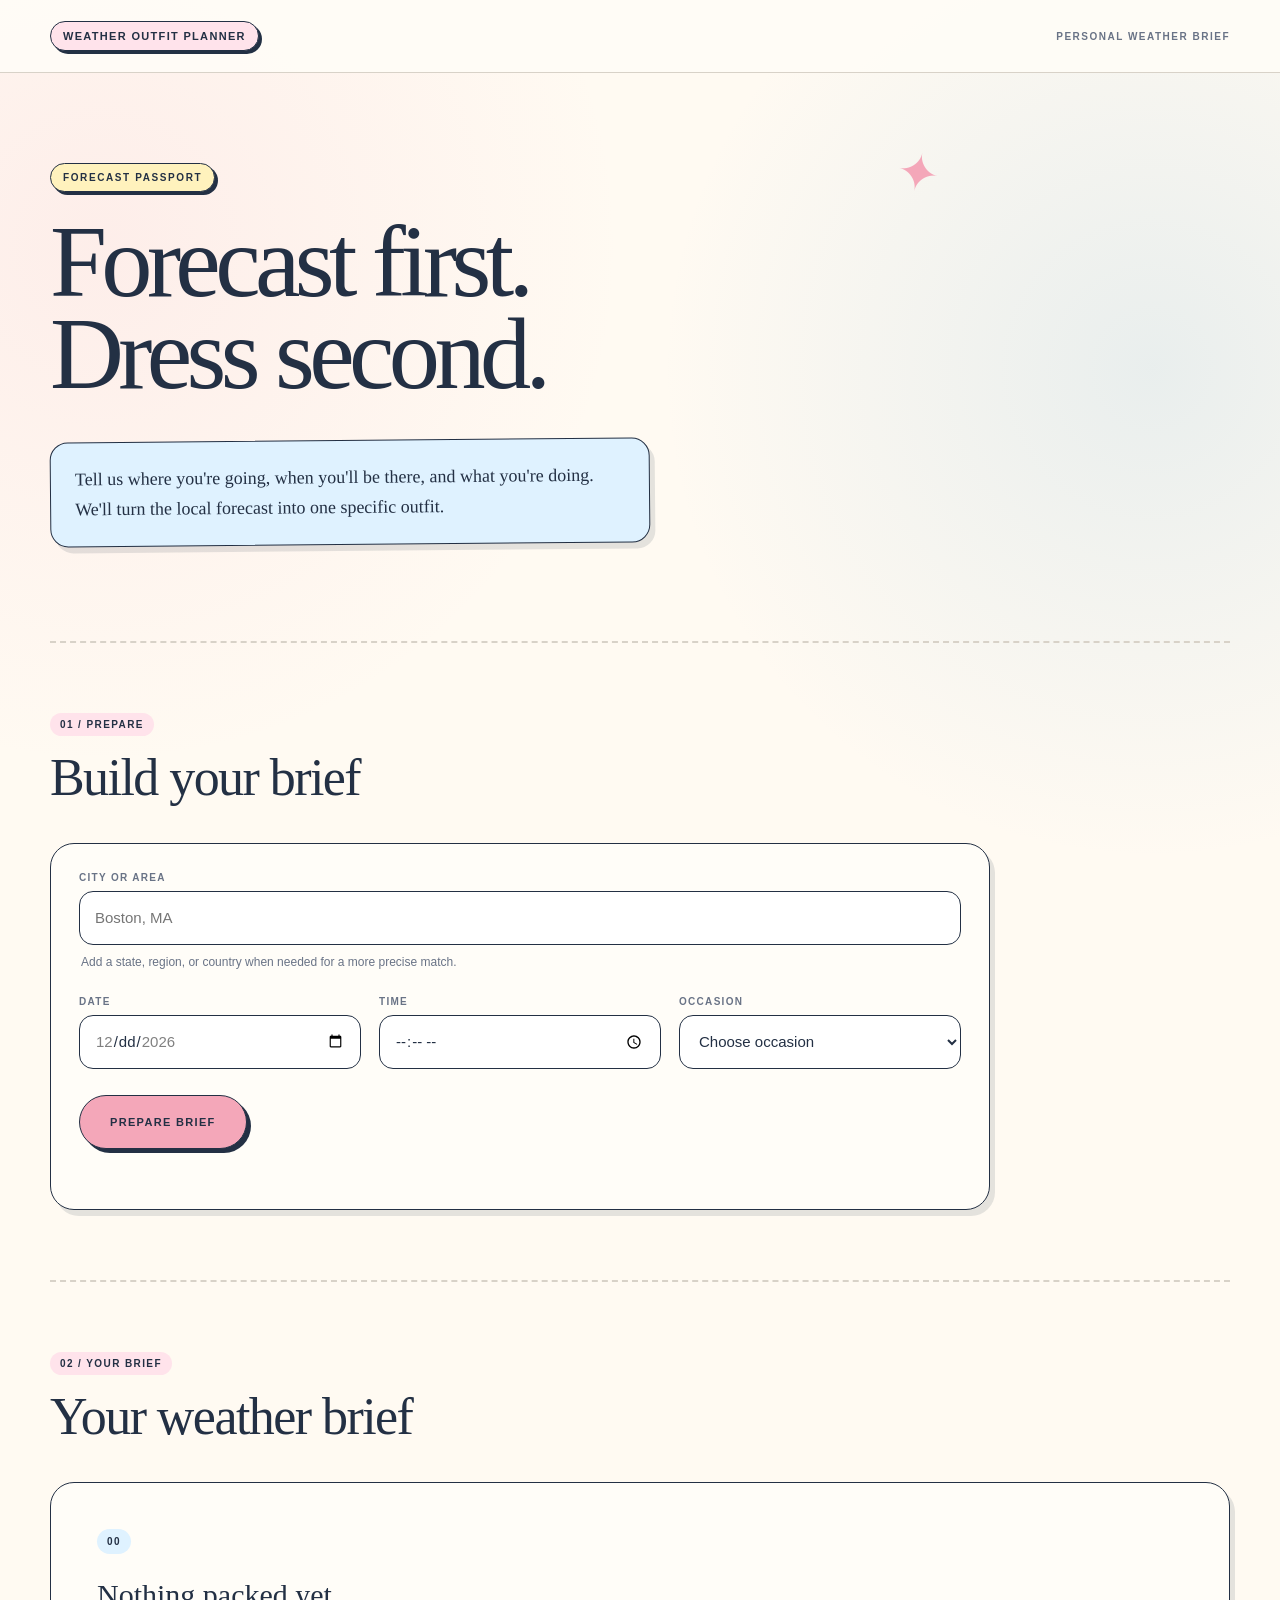
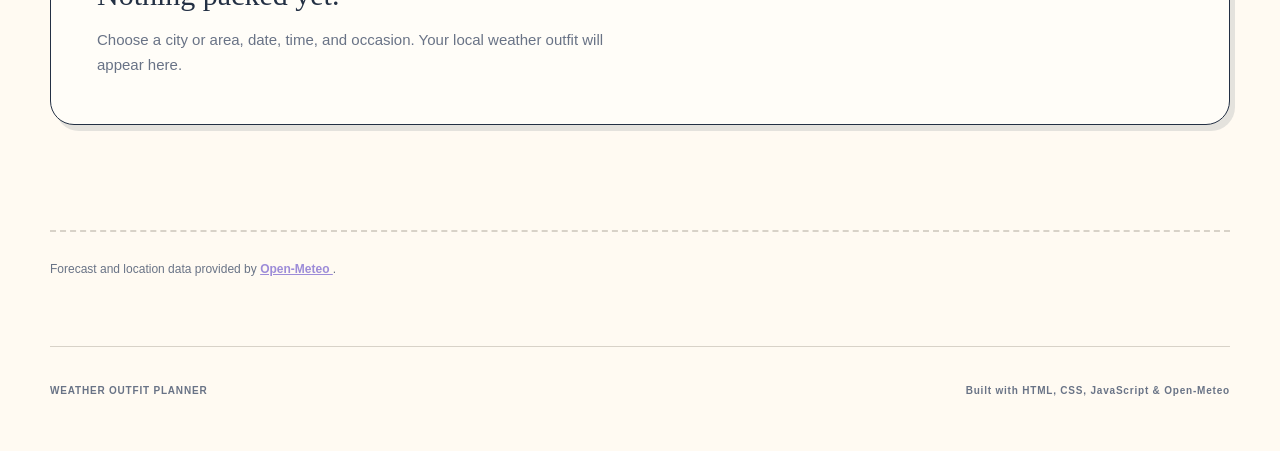
<file: index.html>
<!DOCTYPE html>
<html lang="en">

<head>
    <meta charset="UTF-8">

    <meta
        name="viewport"
        content="width=device-width, initial-scale=1.0"
    >

    <meta
        name="description"
        content="A weather-based outfit planner that recommends a specific outfit for your destination, date, time, and occasion."
    >

    <title>
        Weather Outfit Planner
    </title>

    <link
        rel="stylesheet"
        href="style.css"
    >
</head>


<body>

    <header class="site-header">

        <div class="header-inner">

            <a
                class="brand"
                href="index.html"
            >
                WEATHER OUTFIT PLANNER
            </a>

            <p class="header-meta">
                PERSONAL WEATHER BRIEF
            </p>

        </div>

    </header>


    <main>

        <section class="hero">

            <p class="hero-kicker">
                FORECAST PASSPORT
            </p>

            <h1>
                Forecast first.<br>
                Dress second.
            </h1>

            <p class="hero-copy">
                Tell us where you're going,
                when you'll be there,
                and what you're doing.
                We'll turn the local forecast
                into one specific outfit.
            </p>

        </section>


        <section
            class="planner-section"
            aria-labelledby="planner-heading"
        >

            <div class="section-heading">

                <p class="section-number">
                    01 / PREPARE
                </p>

                <h2 id="planner-heading">
                    Build your brief
                </h2>

            </div>


            <form
                id="weather-form"
                novalidate
            >

                <div class="field city-field">

                    <label for="city">
                        CITY OR AREA
                    </label>

                    <input
                        id="city"
                        name="city"
                        type="text"
                        placeholder="Boston, MA"
                        autocomplete="off"
                        required
                    >

                    <p class="field-help">
                        Add a state, region, or country
                        when needed for a more precise match.
                    </p>

                </div>


                <div class="event-grid">

                    <div class="field">

                        <label for="event-date">
                            DATE
                        </label>

                        <input
                            id="event-date"
                            name="event-date"
                            type="date"
                            required
                        >

                    </div>


                    <div class="field">

                        <label for="event-time">
                            TIME
                        </label>

                        <input
                            id="event-time"
                            name="event-time"
                            type="time"
                            required
                        >

                    </div>


                    <div class="field">

                        <label for="occasion">
                            OCCASION
                        </label>

                        <select
                            id="occasion"
                            name="occasion"
                            required
                        >

                            <option
                                value=""
                                selected
                                disabled
                            >
                                Choose occasion
                            </option>

                            <option value="Interview">
                                Interview
                            </option>

                            <option value="Class">
                                Class
                            </option>

                            <option value="Casual">
                                Casual
                            </option>

                            <option value="Outdoor">
                                Outdoor
                            </option>

                        </select>

                    </div>

                </div>


                <button
                    class="prepare-button"
                    type="submit"
                >
                    PREPARE BRIEF
                </button>


                <p
                    id="form-message"
                    class="form-message"
                    aria-live="polite"
                ></p>

            </form>

        </section>


        <section
            class="result-section"
            aria-labelledby="result-heading"
        >

            <div class="section-heading">

                <p class="section-number">
                    02 / YOUR BRIEF
                </p>

                <h2 id="result-heading">
                    Your weather brief
                </h2>

            </div>


            <div
                id="result-area"
                aria-live="polite"
            >

                <div class="empty-state">

                    <p class="empty-number">
                        00
                    </p>

                    <h3>
                        Nothing packed yet.
                    </h3>

                    <p>
                        Choose a city or area,
                        date, time, and occasion.
                        Your local weather outfit
                        will appear here.
                    </p>

                </div>

            </div>

        </section>


        <section class="source-section">

            <p>
                Forecast and location data provided by
                <a
                    href="https://open-meteo.com/"
                    target="_blank"
                    rel="noopener noreferrer"
                >
                    Open-Meteo
                </a>.
            </p>

        </section>

    </main>


    <footer class="site-footer">

        <p>
            WEATHER OUTFIT PLANNER
        </p>

        <p>
            Built with HTML, CSS,
            JavaScript & Open-Meteo
        </p>

    </footer>


    <script src="script.js"></script>

</body>

</html>
</file>
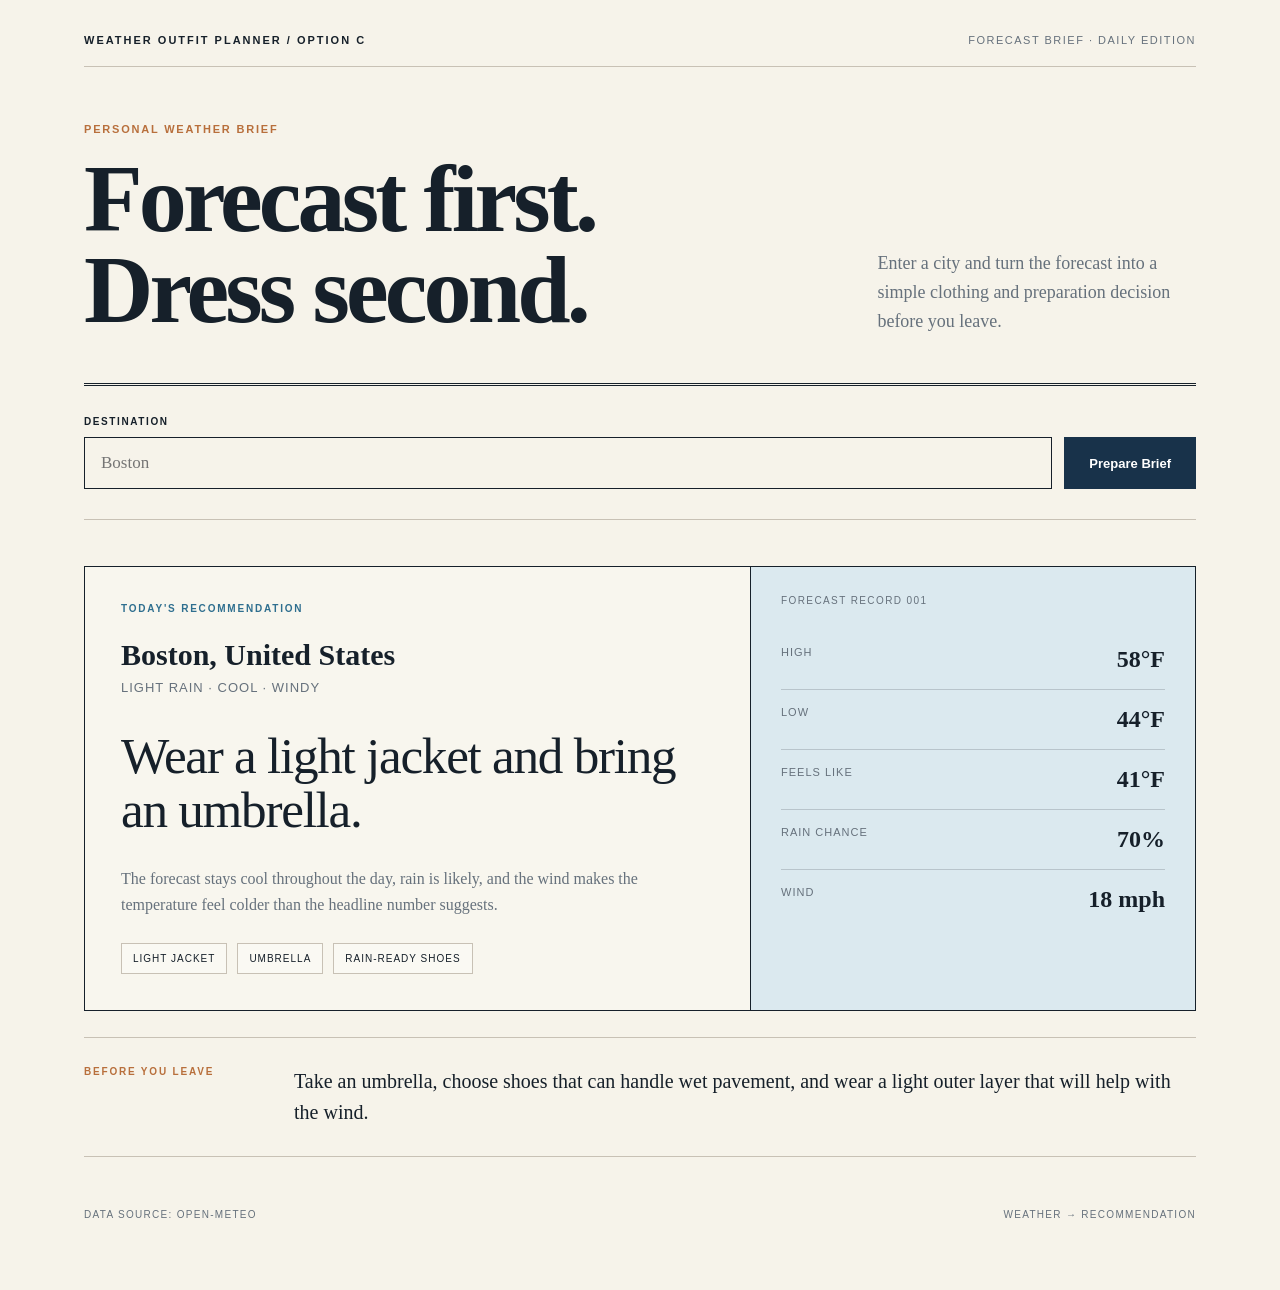
<file: option-c.html>
<!DOCTYPE html>
<html lang="en">

<head>
    <meta charset="UTF-8">
    <meta name="viewport" content="width=device-width, initial-scale=1.0">

    <title>Weather Outfit Planner — Option C</title>

    <style>
        :root {
            --paper: #f6f3ea;
            --ink: #16202a;
            --muted: #66717c;
            --line: #c8c1b5;
            --navy: #18324a;
            --blue: #2f6f8f;
            --blue-soft: #dbe9ef;
            --warm: #b86f3c;
            --white: #ffffff;
        }

        * {
            box-sizing: border-box;
        }

        body {
            margin: 0;
            font-family: Georgia, "Times New Roman", serif;
            background-color: var(--paper);
            color: var(--ink);
        }

        main {
            max-width: 1160px;
            margin: 0 auto;
            padding: 34px 24px 70px;
        }

        .masthead {
            display: flex;
            justify-content: space-between;
            align-items: flex-start;
            gap: 30px;
            padding-bottom: 20px;
            border-bottom: 1px solid var(--line);
        }

        .brand {
            font-family: Arial, Helvetica, sans-serif;
            font-size: 11px;
            font-weight: bold;
            text-transform: uppercase;
            letter-spacing: 2px;
        }

        .issue {
            font-family: Arial, Helvetica, sans-serif;
            color: var(--muted);
            font-size: 11px;
            text-transform: uppercase;
            letter-spacing: 1.5px;
            text-align: right;
        }

        .hero {
            display: grid;
            grid-template-columns: 1.4fr 0.6fr;
            gap: 50px;
            padding: 56px 0 48px;
            border-bottom: 3px double var(--ink);
        }

        .hero-kicker {
            font-family: Arial, Helvetica, sans-serif;
            color: var(--warm);
            font-size: 11px;
            font-weight: bold;
            text-transform: uppercase;
            letter-spacing: 1.8px;
            margin: 0 0 18px;
        }

        h1 {
            font-size: clamp(54px, 8vw, 96px);
            line-height: 0.95;
            letter-spacing: -0.04em;
            margin: 0;
            max-width: 760px;
        }

        .hero-copy {
            align-self: end;
            margin: 0;
            color: var(--muted);
            font-size: 18px;
            line-height: 1.6;
        }

        .search-wrap {
            padding: 30px 0;
            border-bottom: 1px solid var(--line);
        }

        .search-label {
            display: block;
            margin-bottom: 10px;
            font-family: Arial, Helvetica, sans-serif;
            font-size: 10px;
            font-weight: bold;
            text-transform: uppercase;
            letter-spacing: 1.6px;
        }

        .search-row {
            display: grid;
            grid-template-columns: 1fr auto;
            gap: 12px;
        }

        .search-row input {
            min-width: 0;
            padding: 15px 16px;
            font: inherit;
            font-size: 17px;
            background-color: transparent;
            border: 1px solid var(--ink);
            color: var(--ink);
        }

        .search-row button {
            padding: 15px 24px;
            border: 1px solid var(--navy);
            background-color: var(--navy);
            color: var(--white);
            font-family: Arial, Helvetica, sans-serif;
            font-size: 13px;
            font-weight: bold;
            cursor: pointer;
        }

        .brief {
            display: grid;
            grid-template-columns: 1.2fr 0.8fr;
            gap: 0;
            margin-top: 46px;
            border: 1px solid var(--ink);
            background-color: rgba(255,255,255,0.2);
        }

        .recommendation {
            padding: 36px;
            border-right: 1px solid var(--ink);
        }

        .section-label {
            margin: 0 0 24px;
            font-family: Arial, Helvetica, sans-serif;
            color: var(--blue);
            font-size: 10px;
            font-weight: bold;
            text-transform: uppercase;
            letter-spacing: 1.8px;
        }

        .location {
            margin: 0 0 8px;
            font-size: 30px;
            font-weight: bold;
        }

        .conditions {
            margin: 0 0 34px;
            color: var(--muted);
            font-family: Arial, Helvetica, sans-serif;
            font-size: 13px;
            text-transform: uppercase;
            letter-spacing: 1px;
        }

        .recommendation-text {
            margin: 0;
            max-width: 760px;
            font-size: clamp(34px, 4vw, 58px);
            line-height: 1.04;
            letter-spacing: -0.025em;
        }

        .reason {
            margin-top: 30px;
            max-width: 650px;
            color: var(--muted);
            font-size: 16px;
            line-height: 1.65;
        }

        .data-panel {
            padding: 28px 30px;
            background-color: var(--blue-soft);
        }

        .passport-number {
            margin: 0 0 24px;
            font-family: Arial, Helvetica, sans-serif;
            color: var(--muted);
            font-size: 10px;
            text-transform: uppercase;
            letter-spacing: 1.4px;
        }

        .metric {
            display: grid;
            grid-template-columns: 1fr auto;
            gap: 20px;
            padding: 16px 0;
            border-top: 1px solid rgba(22, 32, 42, 0.18);
        }

        .metric:first-of-type {
            border-top: none;
        }

        .metric-label {
            font-family: Arial, Helvetica, sans-serif;
            color: var(--muted);
            font-size: 11px;
            text-transform: uppercase;
            letter-spacing: 1px;
        }

        .metric-value {
            font-size: 24px;
            font-weight: bold;
        }

        .packing {
            margin-top: 26px;
            display: grid;
            grid-template-columns: 180px 1fr;
            gap: 30px;
            padding: 28px 0;
            border-top: 1px solid var(--line);
            border-bottom: 1px solid var(--line);
        }

        .packing h2 {
            margin: 0;
            font-family: Arial, Helvetica, sans-serif;
            font-size: 10px;
            text-transform: uppercase;
            letter-spacing: 1.8px;
            color: var(--warm);
        }

        .packing p {
            margin: 0;
            font-size: 20px;
            line-height: 1.55;
        }

        .tags {
            display: flex;
            gap: 10px;
            flex-wrap: wrap;
            margin-top: 24px;
        }

        .tag {
            padding: 9px 11px;
            border: 1px solid var(--line);
            font-family: Arial, Helvetica, sans-serif;
            font-size: 10px;
            text-transform: uppercase;
            letter-spacing: 1px;
            background-color: rgba(255,255,255,0.28);
        }

        footer {
            display: flex;
            justify-content: space-between;
            gap: 20px;
            margin-top: 36px;
            padding-top: 16px;
            font-family: Arial, Helvetica, sans-serif;
            color: var(--muted);
            font-size: 10px;
            text-transform: uppercase;
            letter-spacing: 1.3px;
        }

        @media (max-width: 760px) {

            .masthead,
            footer {
                flex-direction: column;
            }

            .issue {
                text-align: left;
            }

            .hero,
            .brief,
            .packing {
                grid-template-columns: 1fr;
            }

            .brief {
                border: 1px solid var(--ink);
            }

            .recommendation {
                border-right: none;
                border-bottom: 1px solid var(--ink);
            }

            .search-row {
                grid-template-columns: 1fr;
            }

            .search-row button {
                width: 100%;
            }

            .packing {
                gap: 12px;
            }
        }
    </style>
</head>

<body>

    <main>

        <header class="masthead">

            <div class="brand">
                Weather Outfit Planner / Option C
            </div>

            <div class="issue">
                Forecast Brief · Daily Edition
            </div>

        </header>


        <section class="hero">

            <div>

                <p class="hero-kicker">
                    Personal Weather Brief
                </p>

                <h1>
                    Forecast first.<br>
                    Dress second.
                </h1>

            </div>

            <p class="hero-copy">
                Enter a city and turn the forecast into a simple clothing
                and preparation decision before you leave.
            </p>

        </section>


        <section class="search-wrap">

            <label class="search-label" for="city">
                Destination
            </label>

            <div class="search-row">

                <input
                    id="city"
                    type="text"
                    placeholder="Boston"
                >

                <button type="button">
                    Prepare Brief
                </button>

            </div>

        </section>


        <section class="brief">

            <article class="recommendation">

                <p class="section-label">
                    Today's Recommendation
                </p>

                <p class="location">
                    Boston, United States
                </p>

                <p class="conditions">
                    Light rain · Cool · Windy
                </p>

                <p class="recommendation-text">
                    Wear a light jacket and bring an umbrella.
                </p>

                <p class="reason">
                    The forecast stays cool throughout the day, rain is likely,
                    and the wind makes the temperature feel colder than the
                    headline number suggests.
                </p>

                <div class="tags">

                    <span class="tag">
                        Light Jacket
                    </span>

                    <span class="tag">
                        Umbrella
                    </span>

                    <span class="tag">
                        Rain-Ready Shoes
                    </span>

                </div>

            </article>


            <aside class="data-panel">

                <p class="passport-number">
                    Forecast Record 001
                </p>

                <div class="metric">

                    <span class="metric-label">
                        High
                    </span>

                    <span class="metric-value">
                        58°F
                    </span>

                </div>

                <div class="metric">

                    <span class="metric-label">
                        Low
                    </span>

                    <span class="metric-value">
                        44°F
                    </span>

                </div>

                <div class="metric">

                    <span class="metric-label">
                        Feels Like
                    </span>

                    <span class="metric-value">
                        41°F
                    </span>

                </div>

                <div class="metric">

                    <span class="metric-label">
                        Rain Chance
                    </span>

                    <span class="metric-value">
                        70%
                    </span>

                </div>

                <div class="metric">

                    <span class="metric-label">
                        Wind
                    </span>

                    <span class="metric-value">
                        18 mph
                    </span>

                </div>

            </aside>

        </section>


        <section class="packing">

            <h2>
                Before You Leave
            </h2>

            <p>
                Take an umbrella, choose shoes that can handle wet pavement,
                and wear a light outer layer that will help with the wind.
            </p>

        </section>


        <footer>

            <span>
                Data source: Open-Meteo
            </span>

            <span>
                Weather → Recommendation
            </span>

        </footer>

    </main>

</body>

</html>
</file>
<file: style.css>
:root {
    --cream: #fffaf2;
    --paper: #fffdf8;

    --ink: #233044;
    --muted: #697386;

    --pink: #f4a7b9;
    --pink-soft: #ffe3eb;

    --blue: #86b9d8;
    --blue-soft: #dff2ff;

    --yellow: #f6d77a;
    --yellow-soft: #fff2bd;

    --green: #a8d5ba;

    --purple: #9d8cd8;

    --line: #d8d2c8;

    --shadow:
        5px 6px 0
        rgba(35, 48, 68, 0.12);
}


/* ---------------------------------
   RESET
--------------------------------- */

* {
    box-sizing: border-box;
}


html {
    scroll-behavior: smooth;
}


body {
    margin: 0;

    background:
        radial-gradient(
            circle at 8% 12%,
            rgba(244, 167, 185, 0.15),
            transparent 24%
        ),
        radial-gradient(
            circle at 90% 18%,
            rgba(134, 185, 216, 0.18),
            transparent 24%
        ),
        var(--cream);

    color: var(--ink);

    font-family:
        Georgia,
        "Times New Roman",
        serif;
}


button,
input,
select {
    font: inherit;
}


a {
    color: inherit;
}


/* ---------------------------------
   HEADER
--------------------------------- */

.site-header {
    border-bottom:
        1px solid var(--line);

    background:
        rgba(255, 253, 248, 0.88);
}


.header-inner {
    width: min(
        1180px,
        calc(100% - 48px)
    );

    margin: 0 auto;

    min-height: 72px;

    display: flex;

    align-items: center;

    justify-content: space-between;

    gap: 20px;
}


.brand {
    padding:
        8px 12px;

    border:
        1px solid var(--ink);

    border-radius: 999px;

    background:
        var(--pink-soft);

    color: var(--ink);

    font-family:
        Arial,
        Helvetica,
        sans-serif;

    font-size: 11px;

    font-weight: 800;

    letter-spacing: 0.12em;

    text-decoration: none;

    box-shadow:
        3px 3px 0
        var(--ink);
}


.header-meta {
    margin: 0;

    color: var(--muted);

    font-family:
        Arial,
        Helvetica,
        sans-serif;

    font-size: 10px;

    font-weight: 700;

    letter-spacing: 0.15em;
}


/* ---------------------------------
   MAIN
--------------------------------- */

main {
    width: min(
        1180px,
        calc(100% - 48px)
    );

    margin: 0 auto;
}


/* ---------------------------------
   HERO
--------------------------------- */

.hero {
    position: relative;

    max-width: 900px;

    padding:
        90px 0
        95px;
}


.hero::after {
    content: "✦";

    position: absolute;

    top: 70px;
    right: 10px;

    color: var(--pink);

    font-size: 52px;

    transform:
        rotate(12deg);
}


.hero-kicker {
    display: inline-block;

    margin:
        0 0
        24px;

    padding:
        8px 12px;

    border:
        1px solid var(--ink);

    border-radius: 999px;

    background:
        var(--yellow-soft);

    color: var(--ink);

    font-family:
        Arial,
        Helvetica,
        sans-serif;

    font-size: 10px;

    font-weight: 800;

    letter-spacing: 0.16em;

    box-shadow:
        3px 3px 0
        var(--ink);
}


.hero h1 {
    margin: 0;

    max-width: 850px;

    color: var(--ink);

    font-size:
        clamp(
            58px,
            8vw,
            108px
        );

    font-weight: 400;

    line-height: 0.9;

    letter-spacing: -0.055em;
}


.hero h1::selection {
    background:
        var(--pink-soft);
}


.hero-copy {
    max-width: 600px;

    margin:
        40px 0
        0;

    padding:
        22px 24px;

    border:
        1px solid var(--ink);

    border-radius: 18px;

    background:
        var(--blue-soft);

    color: var(--ink);

    font-size: 18px;

    line-height: 1.65;

    box-shadow:
        var(--shadow);

    transform:
        rotate(-0.5deg);
}


/* ---------------------------------
   SECTIONS
--------------------------------- */

.planner-section,
.result-section {
    padding:
        70px 0;

    border-top:
        2px dashed
        var(--line);
}


.section-heading {
    margin-bottom: 36px;
}


.section-number {
    display: inline-block;

    margin:
        0 0
        12px;

    padding:
        6px 10px;

    border-radius: 999px;

    background:
        var(--pink-soft);

    color: var(--ink);

    font-family:
        Arial,
        Helvetica,
        sans-serif;

    font-size: 10px;

    font-weight: 800;

    letter-spacing: 0.14em;
}


.section-heading h2 {
    margin: 0;

    color: var(--ink);

    font-size:
        clamp(
            34px,
            5vw,
            52px
        );

    font-weight: 400;

    letter-spacing: -0.03em;
}


/* ---------------------------------
   FORM
--------------------------------- */

#weather-form {
    max-width: 940px;

    padding:
        28px;

    border:
        1px solid var(--ink);

    border-radius: 24px;

    background:
        var(--paper);

    box-shadow:
        var(--shadow);
}


.field {
    display: flex;

    flex-direction: column;
}


.field label {
    margin-bottom: 8px;

    color: var(--muted);

    font-family:
        Arial,
        Helvetica,
        sans-serif;

    font-size: 10px;

    font-weight: 800;

    letter-spacing: 0.13em;
}


.field input,
.field select {
    width: 100%;

    min-height: 54px;

    padding:
        0 15px;

    border:
        1px solid var(--ink);

    border-radius: 14px;

    background:
        #ffffff;

    color: var(--ink);

    font-family:
        Arial,
        Helvetica,
        sans-serif;

    font-size: 15px;

    outline: none;

    transition:
        transform 0.15s ease,
        box-shadow 0.15s ease;
}


.field input:focus,
.field select:focus {
    transform:
        translateY(-2px);

    box-shadow:
        3px 4px 0
        var(--blue);
}


.city-field {
    margin-bottom: 25px;
}


.field-help {
    margin:
        8px 2px
        0;

    color: var(--muted);

    font-family:
        Arial,
        Helvetica,
        sans-serif;

    font-size: 12px;

    line-height: 1.5;
}


.event-grid {
    display: grid;

    grid-template-columns:
        repeat(
            3,
            minmax(0, 1fr)
        );

    gap: 18px;
}


.prepare-button {
    min-height: 54px;

    margin-top: 26px;

    padding:
        0 30px;

    border:
        1px solid var(--ink);

    border-radius:
        999px;

    background:
        var(--pink);

    color:
        var(--ink);

    font-family:
        Arial,
        Helvetica,
        sans-serif;

    font-size: 11px;

    font-weight: 900;

    letter-spacing:
        0.12em;

    box-shadow:
        4px 4px 0
        var(--ink);

    transition:
        transform 0.15s ease,
        box-shadow 0.15s ease;
}


.prepare-button:hover {
    transform:
        translate(
            2px,
            2px
        );

    box-shadow:
        2px 2px 0
        var(--ink);
}


.prepare-button:active {
    transform:
        translate(
            4px,
            4px
        );

    box-shadow:
        none;
}


.form-message {
    min-height: 20px;

    margin:
        12px 0
        0;

    font-family:
        Arial,
        Helvetica,
        sans-serif;

    font-size: 13px;
}


.form-message.error {
    color: #9f3c50;
}


/* ---------------------------------
   EMPTY / STATUS
--------------------------------- */

.empty-state,
.status-state {
    padding:
        46px;

    border:
        1px solid var(--ink);

    border-radius:
        24px;

    background:
        var(--paper);

    box-shadow:
        var(--shadow);
}


.empty-number {
    display: inline-block;

    margin:
        0 0
        24px;

    padding:
        7px 10px;

    border-radius:
        999px;

    background:
        var(--blue-soft);

    color:
        var(--ink);

    font-family:
        Arial,
        Helvetica,
        sans-serif;

    font-size: 10px;

    font-weight: 800;

    letter-spacing: 0.15em;
}


.empty-state h3,
.status-state h3 {
    margin:
        0 0
        12px;

    color:
        var(--ink);

    font-size: 30px;

    font-weight: 400;
}


.empty-state p:last-child,
.status-state p {
    max-width: 550px;

    margin-bottom: 0;

    color:
        var(--muted);

    font-family:
        Arial,
        Helvetica,
        sans-serif;

    font-size: 15px;

    line-height: 1.7;
}


.status-state.loading {
    border-left:
        8px solid
        var(--blue);
}


.status-state.error {
    border-left:
        8px solid
        var(--pink);
}


/* ---------------------------------
   WEATHER BRIEF
--------------------------------- */

.weather-brief {
    display: grid;

    grid-template-columns:
        minmax(0, 1.55fr)
        minmax(290px, 0.75fr);

    gap: 24px;

    align-items: start;
}


/* ---------------------------------
   RECOMMENDATION
--------------------------------- */

.recommendation-panel {
    padding:
        38px;

    border:
        1px solid var(--ink);

    border-radius:
        26px;

    background:
        var(--paper);

    box-shadow:
        var(--shadow);
}


.result-label,
.forecast-title,
.outfit-title {
    margin:
        0 0
        16px;

    color:
        var(--purple);

    font-family:
        Arial,
        Helvetica,
        sans-serif;

    font-size: 10px;

    font-weight: 900;

    letter-spacing: 0.16em;
}


.occasion-line {
    display: inline-block;

    margin:
        0 0
        16px;

    padding:
        7px 12px;

    border:
        1px solid var(--ink);

    border-radius:
        999px;

    background:
        var(--yellow-soft);

    color:
        var(--ink);

    font-family:
        Arial,
        Helvetica,
        sans-serif;

    font-size: 10px;

    font-weight: 800;

    letter-spacing: 0.11em;

    text-transform:
        uppercase;

    box-shadow:
        2px 2px 0
        var(--ink);
}


.result-location {
    margin:
        0 0
        8px;

    color:
        var(--ink);

    font-size:
        clamp(
            36px,
            6vw,
            58px
        );

    font-weight: 400;

    line-height: 1;

    letter-spacing:
        -0.04em;
}


.event-time-line {
    margin:
        0 0
        22px;

    color:
        var(--muted);

    font-family:
        Arial,
        Helvetica,
        sans-serif;

    font-size: 10px;

    font-weight: 800;

    letter-spacing:
        0.06em;

    text-transform:
        uppercase;
}


.result-condition {
    display:
        inline-block;

    margin:
        0 0
        15px;

    padding:
        6px 10px;

    border-radius:
        999px;

    background:
        var(--pink-soft);

    color:
        var(--ink);

    font-family:
        Arial,
        Helvetica,
        sans-serif;

    font-size: 11px;

    font-weight: 800;

    letter-spacing:
        0.08em;

    text-transform:
        uppercase;
}


.recommendation-text {
    max-width: 680px;

    margin:
        0 0
        34px;

    color:
        var(--ink);

    font-size:
        24px;

    line-height:
        1.4;
}


/* ---------------------------------
   OUTFIT
--------------------------------- */

.outfit-section {
    margin-top: 34px;
}


.outfit-grid {
    display: grid;

    gap: 10px;
}


.outfit-row {
    display: grid;

    grid-template-columns:
        130px
        minmax(0, 1fr);

    gap: 20px;

    padding:
        14px 16px;

    border:
        1px solid var(--line);

    border-radius:
        14px;

    background:
        #ffffff;
}


.outfit-row:nth-child(odd) {
    background:
        var(--blue-soft);
}


.outfit-row:nth-child(even) {
    background:
        var(--pink-soft);
}


.outfit-label {
    color:
        var(--muted);

    font-family:
        Arial,
        Helvetica,
        sans-serif;

    font-size: 10px;

    font-weight: 900;

    letter-spacing:
        0.1em;

    text-transform:
        uppercase;
}


.outfit-value {
    color:
        var(--ink);

    font-family:
        Arial,
        Helvetica,
        sans-serif;

    font-size: 15px;

    font-weight: 700;

    line-height:
        1.5;
}


.local-weather-note {
    margin:
        28px 0
        0;

    padding:
        18px 20px;

    border:
        1px solid
        var(--ink);

    border-radius:
        16px;

    background:
        var(--yellow-soft);

    color:
        var(--ink);

    font-size: 16px;

    line-height:
        1.7;

    transform:
        rotate(0.3deg);
}


/* ---------------------------------
   FORECAST PANEL
--------------------------------- */

.forecast-panel {
    padding:
        32px;

    border:
        1px solid
        var(--ink);

    border-radius:
        26px;

    background:
        var(--blue-soft);

    color:
        var(--ink);

    box-shadow:
        var(--shadow);

    transform:
        rotate(0.6deg);
}


.forecast-panel
.forecast-title {
    color:
        var(--ink);
}


.weather-metric {
    display: grid;

    grid-template-columns:
        1fr auto;

    gap: 18px;

    align-items: baseline;

    padding:
        17px 0;

    border-bottom:
        1px dashed
        rgba(
            35,
            48,
            68,
            0.22
        );
}


.metric-label {
    color:
        var(--muted);

    font-family:
        Arial,
        Helvetica,
        sans-serif;

    font-size: 10px;

    font-weight: 900;

    letter-spacing:
        0.09em;

    text-transform:
        uppercase;
}


.metric-value {
    color:
        var(--ink);

    font-family:
        Georgia,
        "Times New Roman",
        serif;

    font-size: 20px;

    font-weight: 700;

    text-align: right;
}


/* ---------------------------------
   BEFORE YOU LEAVE
--------------------------------- */

.before-you-leave {
    margin-top: 24px;

    padding:
        26px 30px;

    border:
        1px solid
        var(--ink);

    border-radius:
        20px;

    background:
        var(--green);

    box-shadow:
        var(--shadow);
}


.before-you-leave h3 {
    margin:
        0 0
        9px;

    color:
        var(--ink);

    font-family:
        Arial,
        Helvetica,
        sans-serif;

    font-size: 10px;

    font-weight: 900;

    letter-spacing:
        0.15em;
}


.before-you-leave p {
    margin: 0;

    color:
        var(--ink);

    font-size: 17px;

    line-height:
        1.6;
}


/* ---------------------------------
   SOURCE
--------------------------------- */

.source-section {
    padding:
        30px 0
        70px;

    margin-top:
        35px;

    border-top:
        2px dashed
        var(--line);
}


.source-section p {
    margin: 0;

    color:
        var(--muted);

    font-family:
        Arial,
        Helvetica,
        sans-serif;

    font-size: 12px;
}


.source-section a {
    color:
        var(--purple);

    font-weight: 700;
}


/* ---------------------------------
   FOOTER
--------------------------------- */

.site-footer {
    width: min(
        1180px,
        calc(100% - 48px)
    );

    margin: 0 auto;

    padding:
        28px 0
        45px;

    border-top:
        1px solid
        var(--line);

    display: flex;

    justify-content:
        space-between;

    gap: 24px;

    color:
        var(--muted);

    font-family:
        Arial,
        Helvetica,
        sans-serif;

    font-size: 10px;

    font-weight: 800;

    letter-spacing:
        0.08em;
}


/* ---------------------------------
   TABLET
--------------------------------- */

@media (
    max-width: 850px
) {

    .event-grid {
        grid-template-columns:
            repeat(
                2,
                minmax(0, 1fr)
            );
    }


    .event-grid
    .field:last-child {
        grid-column:
            1 / -1;
    }


    .weather-brief {
        grid-template-columns:
            1fr;
    }


    .forecast-panel {
        transform: none;
    }
}


/* ---------------------------------
   MOBILE
--------------------------------- */

@media (
    max-width: 600px
) {

    .header-inner,
    main,
    .site-footer {
        width:
            calc(
                100% - 30px
            );
    }


    .header-inner {
        min-height:
            70px;

        flex-direction:
            column;

        align-items:
            flex-start;

        justify-content:
            center;

        gap: 6px;
    }


    .hero {
        padding:
            55px 0;
    }


    .hero::after {
        display: none;
    }


    .hero h1 {
        font-size:
            clamp(
                48px,
                15vw,
                68px
            );
    }


    .hero-copy {
        font-size:
            16px;

        transform:
            none;
    }


    #weather-form {
        padding:
            20px;
    }


    .planner-section,
    .result-section {
        padding:
            48px 0;
    }


    .event-grid {
        grid-template-columns:
            1fr;
    }


    .event-grid
    .field:last-child {
        grid-column:
            auto;
    }


    .prepare-button {
        width:
            100%;
    }


    .empty-state,
    .status-state,
    .recommendation-panel,
    .forecast-panel {
        padding:
            24px;
    }


    .outfit-row {
        grid-template-columns:
            1fr;

        gap:
            5px;
    }


    .weather-metric {
        grid-template-columns:
            1fr;

        gap:
            5px;
    }


    .metric-value {
        text-align:
            left;
    }


    .site-footer {
        flex-direction:
            column;

        gap:
            8px;
    }
}
</file>
